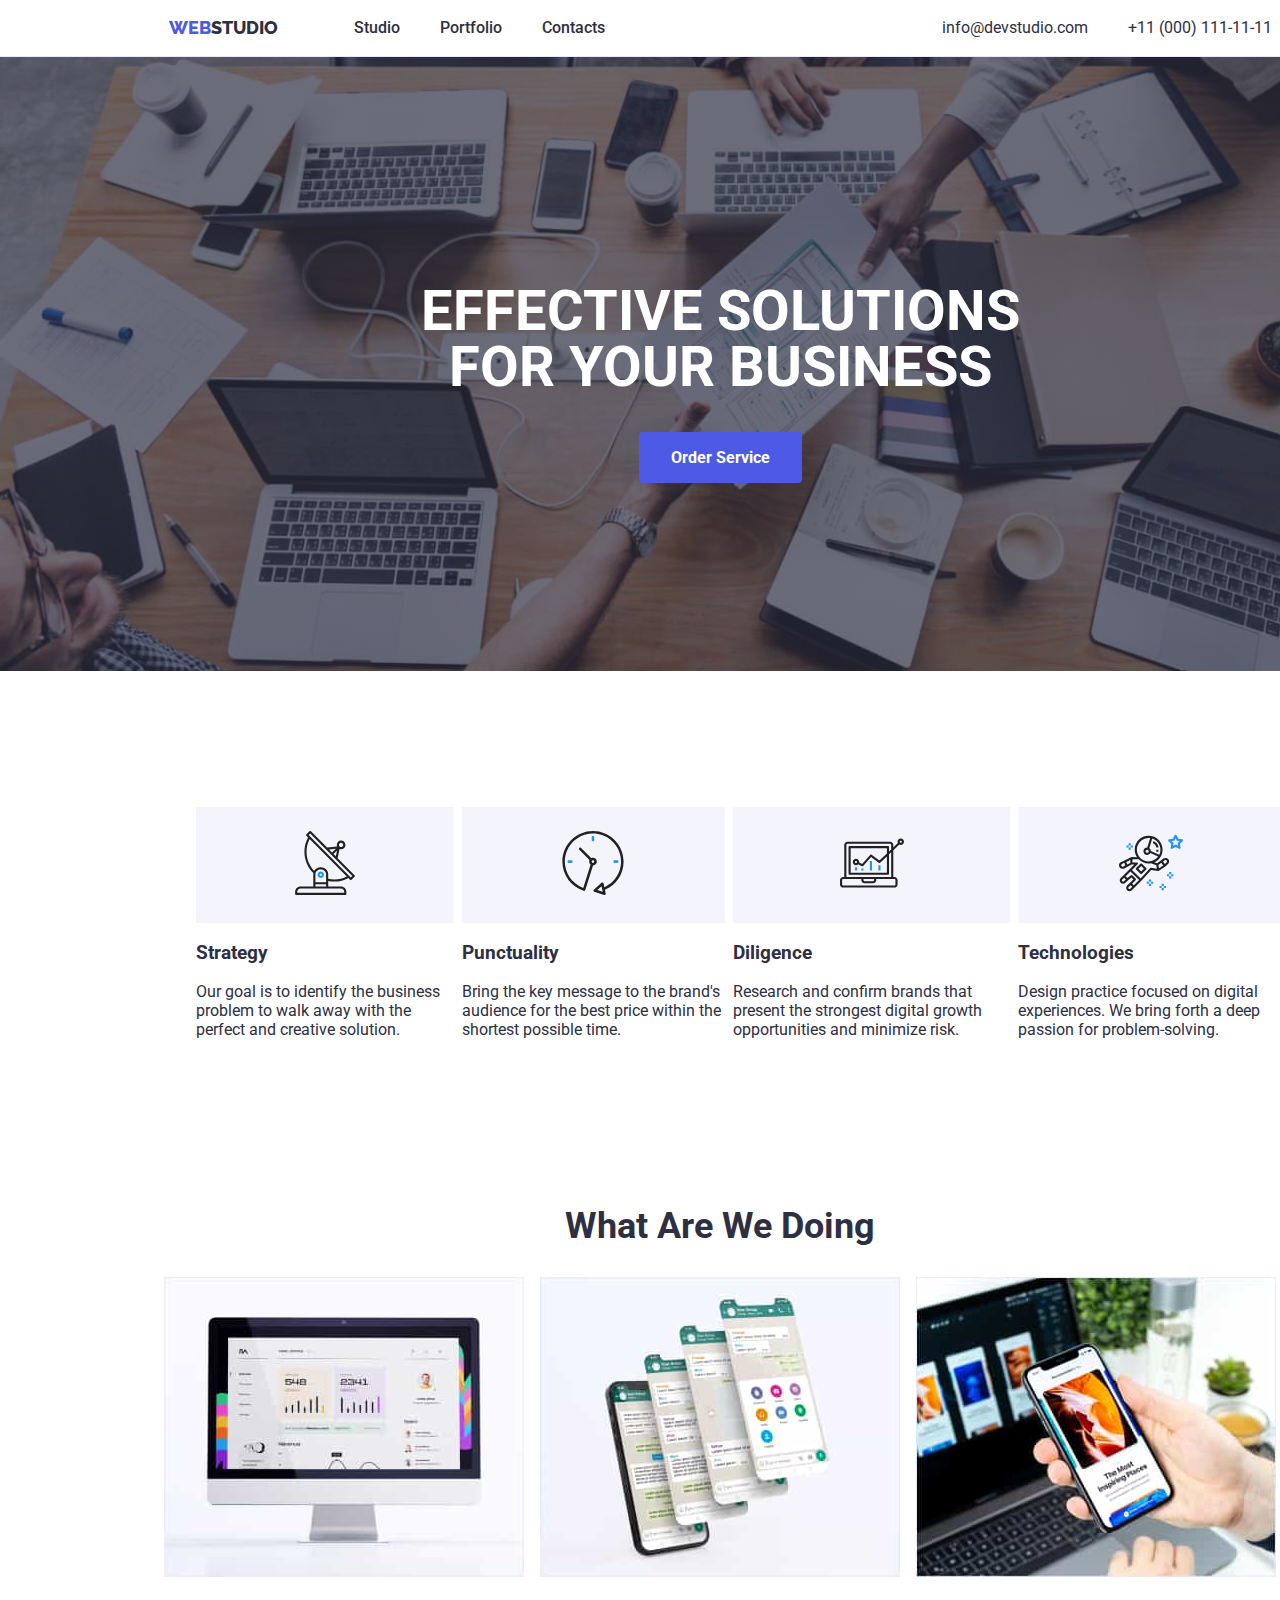
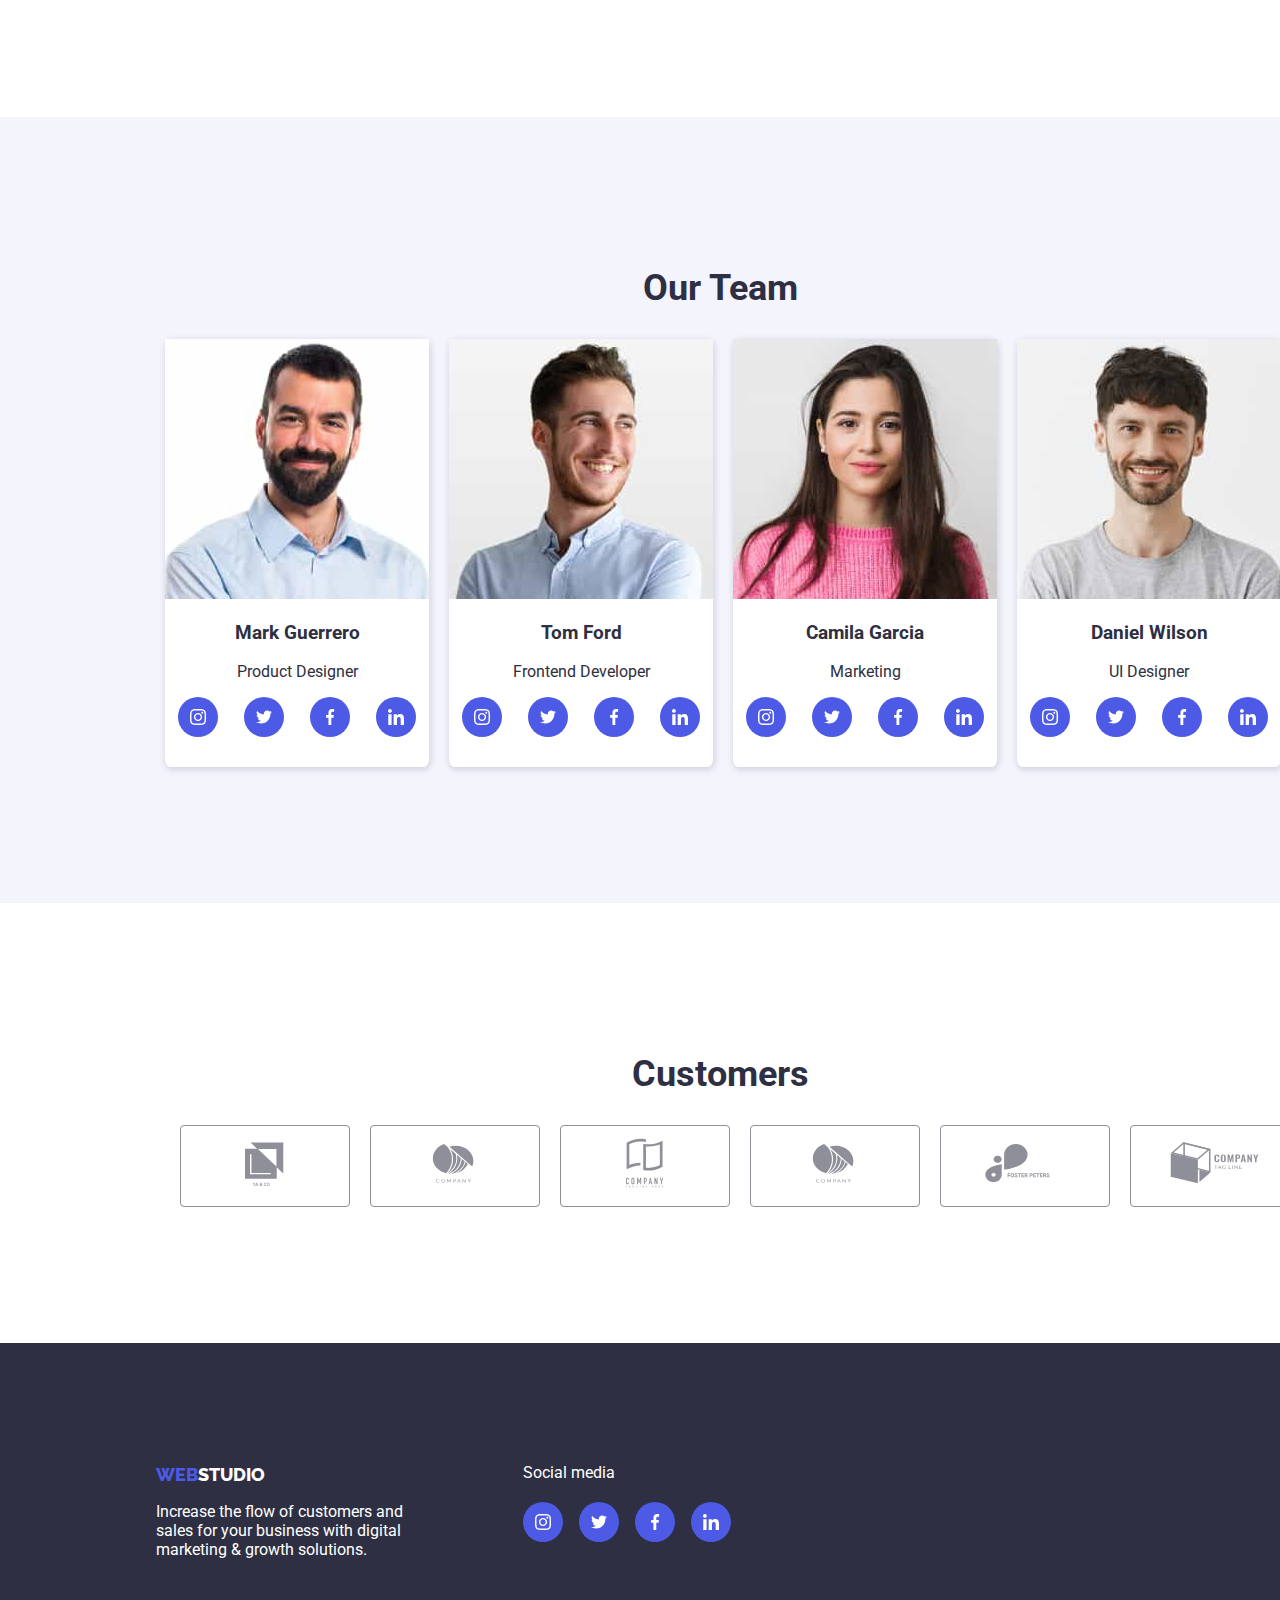
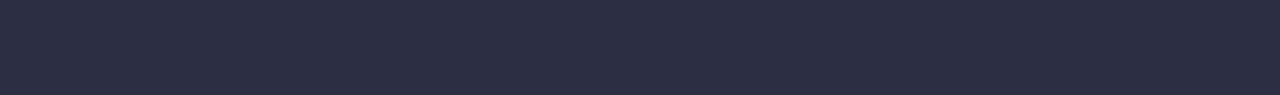
<file: index.html>
<!DOCTYPE html>
<html lang="en">
<head>
    <meta charset="UTF-8">
    <meta name="viewport" content="width=device-width, initial-scale=1.0">
    <title>homework #4</title>
  <!--fonts-->
    <link rel="preconnect" href="https://fonts.googleapis.com">
    <link rel="preconnect" href="https://fonts.gstatic.com" crossorigin>
    <link href="https://fonts.googleapis.com/css2?family=Roboto:wght@400;500;700;900&display=swap" rel="stylesheet">
    
    <link rel="preconnect" href="https://fonts.googleapis.com">
    <link rel="preconnect" href="https://fonts.gstatic.com" crossorigin>
    <link href="https://fonts.googleapis.com/css2?family=Raleway:wght@800&display=swap" rel="stylesheet">
  <!--css-->
<link rel="stylesheet" href="css/style.css" />

</head>

<body>
  <!--start of the header tag-->
  <header class="container header">

  <div class="main-header-container">
            <a class="logo links" href="index.html"><span>WEB</span>STUDIO</a>
        <nav>
            <ul class="menu-main menu">
              <li>
                <a class="menu1 links" href="https://www.figma.com/file/B1m2uk25m1eAgroESAuM2g/Web-Studio-(Version-3.0)?type=design&node-id=0-1&mode=design&t=raKnELDXutW6jLfi-0">Studio</a>
              </li>
              <li>
                <a class="menu2 links" href="portfolio.html">Portfolio</a>
              </li>
              <li>
                <a class="menu3 links" href="https://www.figma.com/file/B1m2uk25m1eAgroESAuM2g/Web-Studio-(Version-3.0)?type=design&node-id=0-1&mode=design&t=raKnELDXutW6jLfi-0">Contacts</a>
              </li>
          </ul>
        </nav>
    </div>
  
         <ul class="menu-contact menu">
              <li>
                <a class="contact1 links" href="https://kateryna-vyshnevetska.github.io/project-WebStudio/">info@devstudio.com</a>
              </li>
              <li>
                <a class="contact2 links" href="tel:+11(000)1111111">+11 (000) 111-11-11</a>
              </li>
          </ul>
 
    </header>
      <!--end of the header tag-->
        <!--start of main tag-->
    <main class="container main-section">
      <section class="section1">
      <h1 class="section1-header">Effective Solutions<br>
       for Your Business</h1>
       <button class="section1-button" type="button">Order Service</button>
       </section>
        <section class="section2 subsections">
          <div class="section-list margin">
          <ul class="section2-list">
             <li class="ethics">
              <div class="ethics-icon">
                  <svg width="64" height="64">
                    <use href="./images/icons.svg#antenna-1"></use>
                  </svg>
              </div>
              <h3>Strategy</h3>
                <p>Our goal is to identify the business problem to walk away with the perfect and creative solution.</p>
             </li>
             <li  class="ethics">
              <div class="ethics-icon">
                <svg width="64" height="64">
                  <use href="./images/icons.svg#clock-1"></use>
                </svg>
              </div>
              <h3>Punctuality</h3>
                <p>Bring the key message to the brand's audience for the best price within the shortest possible time.</p>
             </li>
             <li class="ethics">
              <div class="ethics-icon">
                <svg width="64" height="64">
                  <use href="./images/icons.svg#diagram-1"></use>
                </svg>
              </div>
              <h3>Diligence</h3>
                <p>Research and confirm brands that present the strongest digital growth opportunities and minimize risk.</p>
             </li>
                <li class="ethics">
                  <div class="ethics-icon">
                    <svg width="64" height="64">
                      <use href="./images/icons.svg#astronaut-1"></use>
                    </svg>
                  </div>
                  <h3>Technologies</h3>
                <p>Design practice focused on digital experiences. We bring forth a deep passion for problem-solving.</p>
             </li>
          </ul>
          </div>
          <div class="section2-pic margin">
             <h2 class="section2-list2 section-title">What are we doing</h2>
          <ul class="section2-img menu">
             <li>
               <img src="images/img 1.jpg" alt="Monitor" width="360" height="300">
             </li>
             <li>
               <img src="images/Rectangle 71.jpg" alt="Coversation Window" width="360" height="300">
             </li>
             <li>
               <img src="images/Rectangle 71 (1).jpg" alt="Mobile" width="360" height="300">
             </li>
          </ul>
          </div>
      </section>
      <section class="section3 subsections">
        <h2 class="section3-team section-title">Our Team</h2>
          <ul class="section3-teamlist margin">
             <li class="img1 staff">
               <img src="images/img.jpg" alt="Mark Guerrero" width="264" height="260">
                 <h3>Mark Guerrero</h3>
                 <p>Product Designer</p>
                 <div class="teamlist">
                  <a class="teamlist-icon">
                  <svg width="16" height="16">
                      <use href="./images/icons.svg#instagram-2"></use>
                    </svg>
                  </a>
                  <a class="teamlist-icon">
                    <svg width="16" height="16">
                      <use href="./images/icons.svg#twitter-1"></use>
                    </svg>
                  </a>
                  <a class="teamlist-icon">
                    <svg width="16" height="16">
                      <use href="./images/icons.svg#facebook-1"></use>
                    </svg>
                  </a>
                  <a class="teamlist-icon">
                    <svg width="16" height="16">
                      <use href="./images/icons.svg#linkedin-1"></use>
                    </svg>
                  </a>
                 </div>
             </li>
             <li class="img2 staff">
                <img src="images/img (1).jpg" alt="Tom Ford" width="264" height="260">
                 <h3>Tom Ford</h3>
                 <p>Frontend Developer</p>
                <div class="teamlist">
                  <a class="teamlist-icon">
                    <svg width="16" height="16">
                      <use href="./images/icons.svg#instagram-2"></use>
                    </svg>
                  </a>
                  <a class="teamlist-icon">
                    <svg width="16" height="16">
                      <use href="./images/icons.svg#twitter-1"></use>
                    </svg>
                  </a>
                  <a class="teamlist-icon">
                    <svg width="16" height="16">
                      <use href="./images/icons.svg#facebook-1"></use>
                    </svg>
                  </a>
                  <a class="teamlist-icon">
                    <svg width="16" height="16">
                      <use href="./images/icons.svg#linkedin-1"></use>
                    </svg>
                  </a>
                </div>
             </li>
             <li class="img3 staff">
                <img src="images/img (2).jpg" alt="Camila Garcia" width="264" height="260">
                 <h3>Camila Garcia</h3>
                 <p>Marketing</p>
                <div class="teamlist">
                  <a class="teamlist-icon">
                    <svg width="16" height="16">
                      <use href="./images/icons.svg#instagram-2"></use>
                    </svg>
                  </a>
                  <a class="teamlist-icon">
                    <svg width="16" height="16">
                      <use href="./images/icons.svg#twitter-1"></use>
                    </svg>
                  </a>
                  <a class="teamlist-icon">
                    <svg width="16" height="16">
                      <use href="./images/icons.svg#facebook-1"></use>
                    </svg>
                  </a>
                  <a class="teamlist-icon">
                    <svg width="16" height="16">
                      <use href="./images/icons.svg#linkedin-1"></use>
                    </svg>
                  </a>
                </div>
             </li>
             <li class="img4 staff">
                <img src="images/img (3).jpg" alt="Daniel Wilson" width="264" height="260">
                 <h3>Daniel Wilson</h3>
                 <p>UI Designer</p>
                <div class="teamlist">
                  <a class="teamlist-icon">
                    <svg width="16" height="16">
                      <use href="./images/icons.svg#instagram-2"></use>
                    </svg>
                  </a>
                  <a class="teamlist-icon">
                    <svg width="16" height="16">
                      <use href="./images/icons.svg#twitter-1"></use>
                    </svg>
                  </a>
                  <a class="teamlist-icon">
                    <svg width="16" height="16">
                      <use href="./images/icons.svg#facebook-1"></use>
                    </svg>
                  </a>
                  <a class="teamlist-icon">
                    <svg width="16" height="16">
                      <use href="./images/icons.svg#linkedin-1"></use>
                    </svg>
                  </a>
                </div>
             </li>  
            </ul>
       </section>

       <section class="customers subsections">
          <h2 class="section4-team section-title">Customers</h2>
          <ul class="customer-links">
            <li class="customer-links-icon">
              <a href="#">
                <svg height="56" width="104">
                  <use href="./images/icons.svg#Logo-6"></use>
                </svg>
              </a>
            </li>
            <li class="customer-links-icon">
              <a href="#">
                <svg height="56" width="104">
                  <use href="./images/icons.svg#Logo-5"></use>
                </svg>
              </a>
            </li>
            <li class="customer-links-icon">
              <a href="#">
                <svg height="56" width="104">
                  <use href="./images/icons.svg#Logo-4"></use>
                </svg>
              </a>
            </li>
            <li class="customer-links-icon">
              <a href="#">
                <svg height="56" width="104">
                  <use href="./images/icons.svg#Logo-3"></use>
                </svg>
              </a>
            </li>
            <li class="customer-links-icon">
              <a href="#">
                <svg height="56" width="104">
                  <use href="./images/icons.svg#Logo-2"></use>
                </svg>
              </a>
            </li>
            <li class="customer-links-icon">
              <a href="#">
                <svg height="56" width="104">
                  <use href="./images/icons.svg#Logo-1"></use>
                </svg>
              </a>
            </li>
          </ul>
       </section>
</main>
<!--end of main tag-->

<!--start of footer tag-->
<footer class="container footer">
  <section class="footer-section">
  <div class="foot margin">
       <a class="footer-logo links" href="http://github.com/webstudio-is"><span>WEB</span>STUDIO</a>
       <p class="footer-details">Increase the flow of customers and <br> sales for your business with digital<br>marketing & growth solutions.
       </p>
  </div>
  <div class="footer-icon">
     <a class="footer-details">Social media</a>
     <div class="footer-icons">
      <a class="footerlist-icon">
        <svg width="16" height="16">
          <use href="./images/icons.svg#instagram-2"></use>
        </svg>
      </a>
      <a class="footerlist-icon">
        <svg width="16" height="16">
          <use href="./images/icons.svg#twitter-1"></use>
        </svg>
      </a>
      <a class="footerlist-icon">
        <svg width="16" height="16">
          <use href="./images/icons.svg#facebook-1"></use>
        </svg>
      </a>
      <a class="footerlist-icon">
        <svg width="16" height="16">
          <use href="./images/icons.svg#linkedin-1"></use>
        </svg>
      </a>
      </div>
  </div>
  </section>
 </footer>
<!--end of footer tag-->

</body>



</html>
</file>
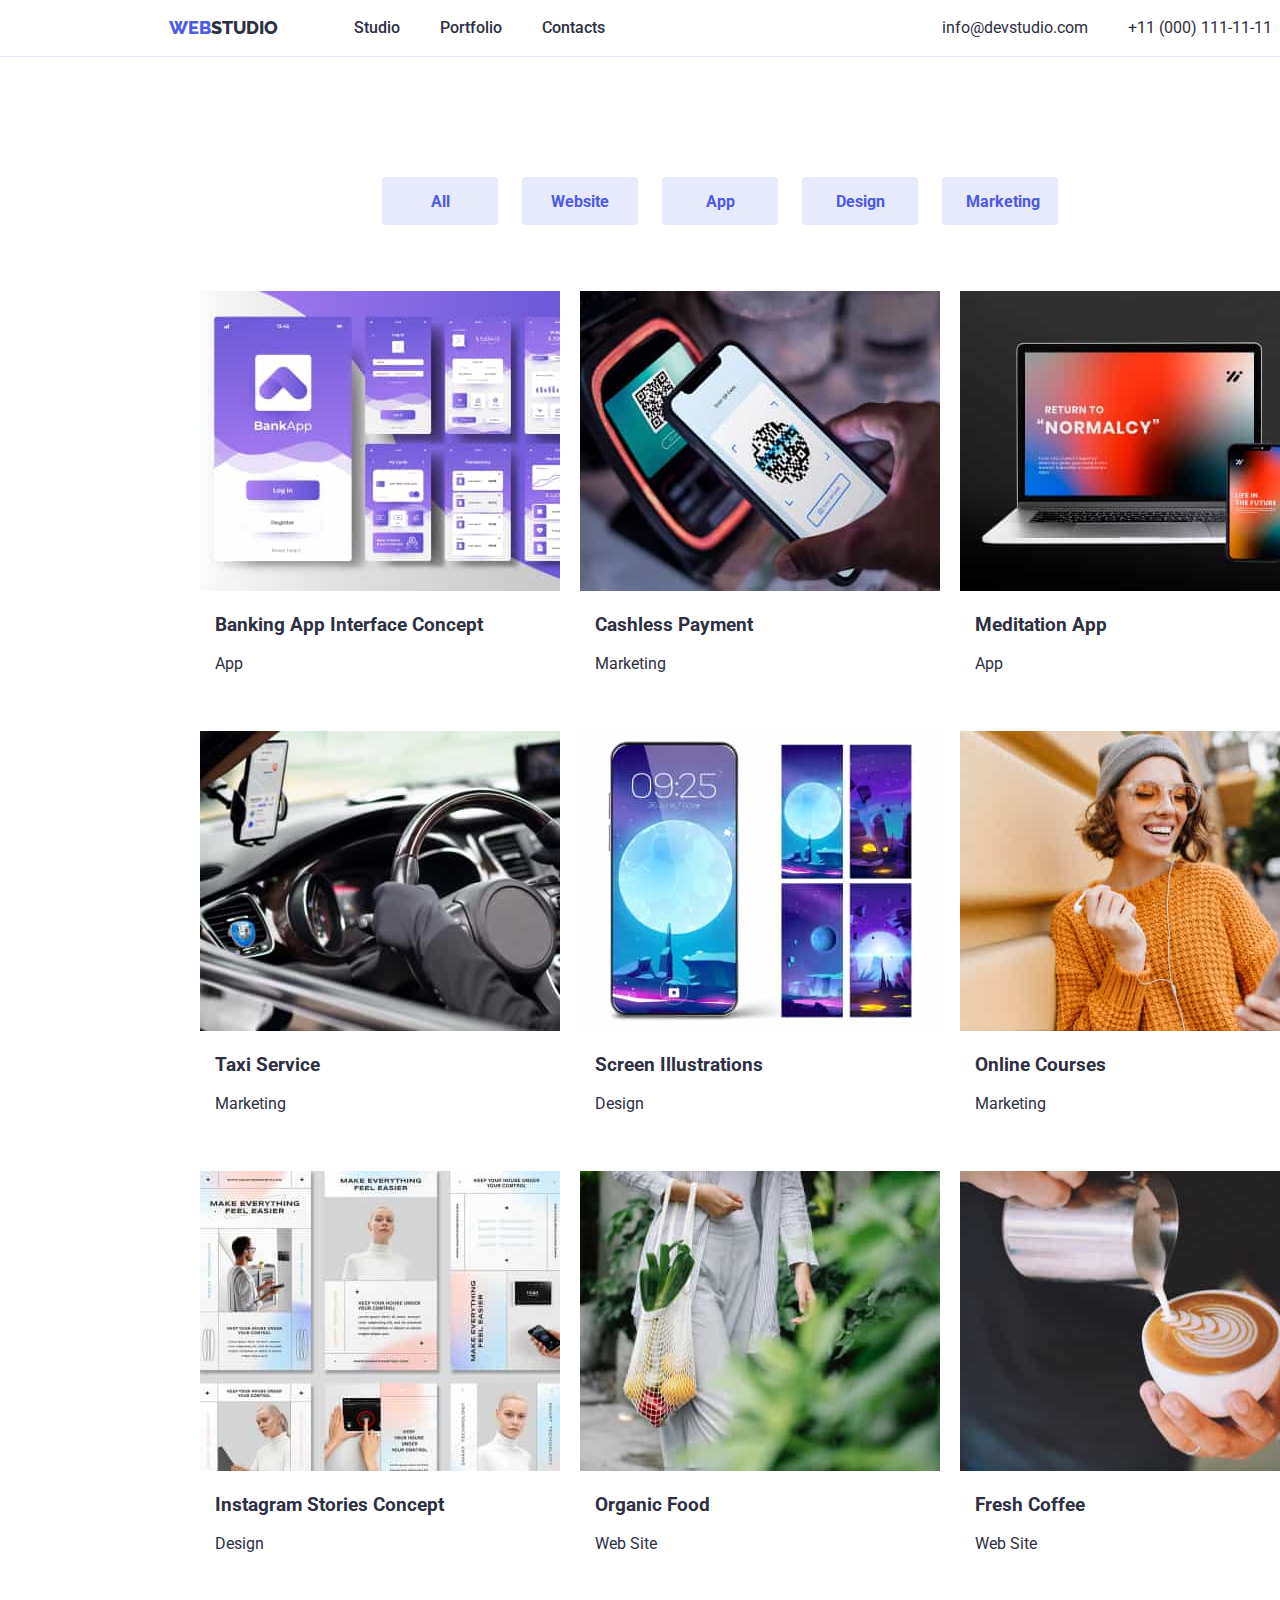
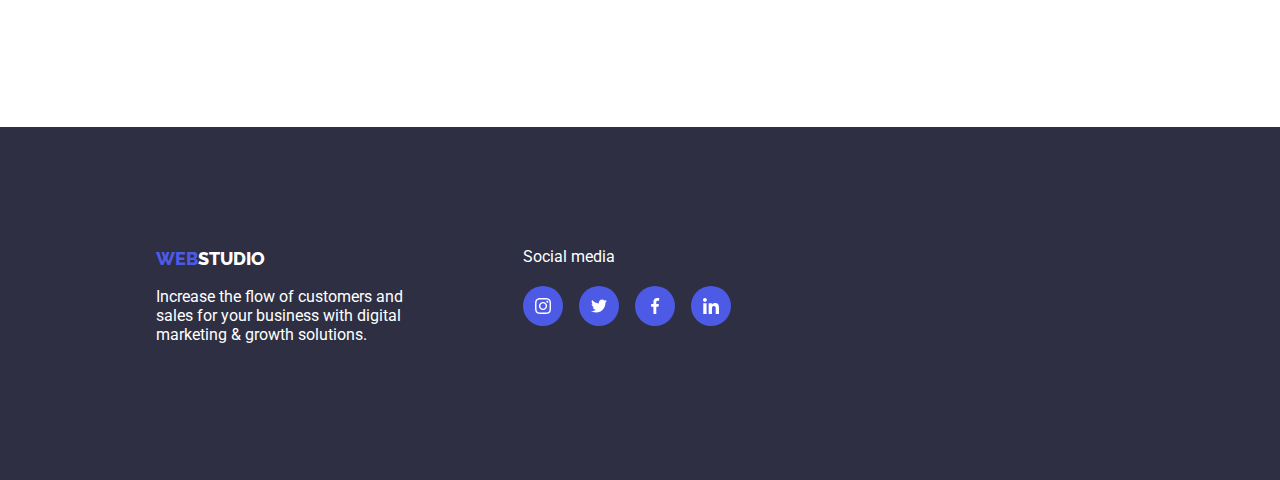
<file: portfolio.html>
<!DOCTYPE html>
<html lang="en">

<head>
    <meta charset="UTF-8">
    <meta name="viewport" content="width=device-width, initial-scale=1.0">
    <title>homework #4</title>
    <!--fonts-->
    <link rel="preconnect" href="https://fonts.googleapis.com">
    <link rel="preconnect" href="https://fonts.gstatic.com" crossorigin>
    <link href="https://fonts.googleapis.com/css2?family=Roboto:wght@400;500;700;900&display=swap" rel="stylesheet">

    <link rel="preconnect" href="https://fonts.googleapis.com">
    <link rel="preconnect" href="https://fonts.gstatic.com" crossorigin>
    <link href="https://fonts.googleapis.com/css2?family=Raleway:wght@800&display=swap" rel="stylesheet">
    <!--css-->
    <link rel="stylesheet" href="css/style.css" />

</head>

<body>
    <!--start of the header tag-->
    <header class="container header">

        <div class="main-header-container">
            <a class="logo links" href="index.html"><span>WEB</span>STUDIO</a>
            <nav>
                <ul class="menu-main menu">
                    <li>
                        <a class="menu1 links"
                            href="https://www.figma.com/file/B1m2uk25m1eAgroESAuM2g/Web-Studio-(Version-3.0)?type=design&node-id=0-1&mode=design&t=raKnELDXutW6jLfi-0">Studio</a>
                    </li>
                    <li>
                        <a class="menu2 links" href="portfolio.html">Portfolio</a>
                    </li>
                    <li>
                        <a class="menu3 links"
                            href="https://www.figma.com/file/B1m2uk25m1eAgroESAuM2g/Web-Studio-(Version-3.0)?type=design&node-id=0-1&mode=design&t=raKnELDXutW6jLfi-0">Contacts</a>
                    </li>
                </ul>
            </nav>
        </div>

        <ul class="menu-contact menu">
            <li>
                <a class="contact1 links"
                    href="https://kateryna-vyshnevetska.github.io/project-WebStudio/">info@devstudio.com</a>
            </li>
            <li>
                <a class="contact2 links" href="tel:+11(000)1111111">+11 (000) 111-11-11</a>
            </li>
        </ul>

    </header>
<!--end of the header tag-->
    <main>
        <section class="portmain container">
            <div class="portbutton">
                <button type="button" class="click">All</button>
                <button type="button" class="click">Website</button>
                <button type="button" class="click">App</button>
                <button type="button" class="click">Design</button>
                <button type="button" class="click">Marketing</button>
            </div>
            <div class="container">
                <ul class="customer-links">
                    <li class="project-portfolio">
                        <img src="./images/img (4).jpg" alt="appinterface" class="portimg">
                        <div class="project-caption">
                            <h3>Banking App Interface Concept</h3>
                            <p>App</p>
                        </div>
                    </li>
                    <li class="project-portfolio">
                        <img src="./images/img (5).jpg" alt="qrcode" class="portimg">
                        <div class="project-caption">
                            <h3>Cashless Payment</h3>
                            <p>Marketing</p>
                        </div>
                    </li>
                    <li class="project-portfolio">
                        <img src="./images/img (6).jpg" alt="laptopandmobile" class="portimg">
                        <div class="project-caption">
                            <h3>Meditation App</h3>
                            <p>App</p>
                        </div>
                    </li>
                    <li class="project-portfolio">
                        <img src="./images/img (7).jpg" alt="steeringwheel" class="portimg">
                        <div class="project-caption">
                            <h3>Taxi Service</h3>
                            <p>Marketing</p>
                        </div>
                    </li>
                    <li class="project-portfolio">
                        <img src="./images/img (8).jpg" alt="mobilewallpaper" class="portimg">
                        <div class="project-caption">
                            <h3>Screen Illustrations</h3>
                            <p>Design</p>
                        </div>
                    </li>
                    <li class="project-portfolio">
                        <img src="./images/img (9).jpg" alt="orangegirl" class="portimg">
                        <div class="project-caption">
                            <h3>Online Courses</h3>
                            <p>Marketing</p>
                        </div>
                    </li>
                    <li class="project-portfolio">
                        <img src="./images/img (10).jpg" alt="igstories" class="portimg">
                        <div class="project-caption">
                            <h3>Instagram Stories Concept</h3>
                            <p>Design</p>
                        </div>
                    </li>
                    <li class="project-portfolio">
                        <img src="./images/img (11).jpg" alt="groceries" class="portimg">
                        <div class="project-caption">
                            <h3>Organic Food</h3>
                            <p>Web Site</p>
                        </div>
                    </li>
                    <li class="project-portfolio">
                        <img src="./images/img (12).jpg" alt="coffee" class="portimg">
                        <div class="project-caption">
                            <h3>Fresh Coffee</h3>
                            <p>Web Site</p>
                        </div>
                    </li>
                </ul>

            </div>

        </section>

    </main>

    <!--start of footer tag-->
    <footer class="container footer">
        <section class="footer-section">
            <div class="foot margin">
                <a class="footer-logo links" href="http://github.com/webstudio-is"><span>WEB</span>STUDIO</a>
                <p class="footer-details">Increase the flow of customers and <br> sales for your business with
                    digital<br>marketing & growth solutions.
                </p>
            </div>
            <div class="footer-icon">
                <a class="footer-details">Social media</a>
                <div class="footer-icons">
                    <a class="footerlist-icon">
                        <svg width="16" height="16">
                            <use href="./images/icons.svg#instagram-2"></use>
                        </svg>
                    </a>
                    <a class="footerlist-icon">
                        <svg width="16" height="16">
                            <use href="./images/icons.svg#twitter-1"></use>
                        </svg>
                    </a>
                    <a class="footerlist-icon">
                        <svg width="16" height="16">
                            <use href="./images/icons.svg#facebook-1"></use>
                        </svg>
                    </a>
                    <a class="footerlist-icon">
                        <svg width="16" height="16">
                            <use href="./images/icons.svg#linkedin-1"></use>
                        </svg>
                    </a>
                </div>
            </div>
        </section>
    </footer>
    <!--end of footer tag-->
    
    </body>
    
    
    
    </html>
</file>
<file: css/style.css>
:root {
    --IRIS: #4D5AE5;
    --NAVY-BLUE: #2E2F42;
    --WHITE: #FFFFFF;
    --CLOUD: #F4F4FD;
    --CORNFLOWER: #E7E9FC;
    --OCEAN: #404BBF;
  }
/*General Styles*/
body {
    font-family: "Roboto", sans-serif;
    color: var(--NAVY-BLUE);
    margin: 0 auto;
    max-width: 1440px;
      }
.section-title {
    text-align: center;
    font-family: "Roboto", sans-serif;
    font-weight: 700;
    font-size: 36px;
    text-transform: capitalize;
    }
.container {
    width: 1440px;
}
.margin {
    margin-left: 156px;
}
.header, .menu, ul.section2-list {
    justify-content: space-around; 
}
/*end of general*/
/*header section*/
.header {
    border-bottom: 1px solid var(--CORNFLOWER);
    display: flex;
    align-items: center;
}
.main-header-container {
    display: flex;
    align-items: center; 
}
.menu {
    list-style: none;
    padding: 0%;
    display: flex;
    align-items: center;
}
.links { 
    text-decoration: none;
    color: inherit;
}
.links:hover, .links:focus {
    color: var(--IRIS);
}
 /*logo section*/
.logo {
    color: var(--NAVY-BLUE);
    font-family: "Raleway", sans-serif;
    font-weight: 800;
    font-size: 18px;
    line-height: 1.3125em;
    letter-spacing: 3%;
    margin-right: 76px;
}
.logo span {
    color: var(--IRIS);
}
.logo:hover, .logo:focus {
    color: var(--IRIS);
}
.logo span:hover, .logo span:focus{
    color:var(--NAVY-BLUE);
}
/*end of logo section*/
.menu-main {
    font-family: inherit;
    font-weight: 500;
    font-size: 16px;
    line-height: 1.5em;
    letter-spacing: 2%;
    gap: 40px;
}
.menu-contact {
    font-family: inherit;
    font-weight: 400;
    font-size: 16px;
    line-height: 1.5em;
    letter-spacing: 2%;
    gap: 40px;
}
/*end of header section*/
/*main section*/
.section-list, .section2-pic {
    width: 1128px;
 }
 main.main-section .section1 {
   background: linear-gradient(rgba(46, 47, 66, 0.7), rgba(46, 47, 66, 0.7)), 
   url("../images/people-office\ header.jpg");
   background-size: cover;
   background-repeat: no-repeat;
   color: var(--WHITE);
     }
.section1 {
    padding-top: 188px;
    padding-bottom: 188px;
    text-align: center;
}
.section1-header {
    font-weight: 700;
    font-size: 56px;
    line-height: 1em;
    letter-spacing: 2%;
    text-align: center;
    text-transform: uppercase;
}
.section1-button {
  background-color: var(--IRIS);
  font-family: inherit;
  font-weight: 700;
  cursor: pointer;
  color: var(--WHITE);
  font-size: 16px;
  border: none;
  border-radius: 4px;
  padding: 16px 32px;
}
ul.section2-list {
    list-style: none;
    display: flex;
    gap: 8px;
    align-items: center
}
.section1-button:hover, .section1-button:focus {
      background-color: var(--WHITE);
      color: var(--IRIS);
       }
.section2-list2 {
    padding-top: 120px;
}
.section3 {
    background-color: var(--CLOUD);
}
ul.section3-teamlist{
    list-style: none;
    display: flex;
    gap: 20px;
    align-items: center;
    margin-left: 125px;
 }
li.staff {
    box-shadow: 1px 2px 6px 1px #2E2F4229;
    background-color: var(--WHITE);
    text-align: center;
    width: 264px;
    height: 428px;
    border-radius: 2%;
 }
.subsections {
    padding-top: 120px;
    padding-bottom: 120px;
}
 /*end of main section*/
 /*footer section*/
.footer-logo {
    color: var(--WHITE);
        font-family: "Raleway", sans-serif;
        font-weight: 800;
        font-size: 18px;
        line-height: 1.3125em;
        letter-spacing: 3%;
 }
.footer-logo span {
    color: var(--IRIS);
}
.footer-logo:hover, .footer-logo:focus {
    color:var(--IRIS) ;
}
.footer-logo span:hover, .footer-logo span:focus {
    color: var(--WHITE);
}
.footer {
    display: flex;
    background-color: var(--NAVY-BLUE);
    padding-top: 120px;
    padding-bottom: 120px;
    }
.footer-details {
    color: var(--WHITE);
}

.footer-section {
    display: flex;
    gap: 120px;
}
/*end of footer section*/

/*icon styling*/
.ethics-icon {
    padding: 24px 0;
    text-align: center;
    background-color: var(--CLOUD);
    }
.teamlist {
    display: flex;
    justify-content: space-around;
  }
.teamlist-icon {
    background-color: var(--IRIS);
    fill: var(--WHITE);
    height: 40px;
    width: 40px;
    border-radius: 50%;
    display: flex;
    align-items: center;
    justify-content: center;
}
.teamlist-icon:hover, .teamlist-icon:focus {
    background-color: var(--IRIS);
        color: var(--CORNFLOWER);
}
.customer-links {
    list-style: none;
    display: flex;
    justify-content:center;
    gap: 20px;
}
.customer-links-icon{ 
    border: 1px solid #8e8f99;
    padding: 10px 32px;
    border-radius: 4px;
}
.customer-links-icon svg {
    fill: #8e8f99;
}
.customer-links-icon:hover,
.customer-links-icon:focus {
    border-color: var(--IRIS);
}
.customer-links-icon svg:hover,
.customer-links-icon svg:focus {
    fill: var(--IRIS);
}
.footer-icons {
    display: flex;
    gap: 16px;
    padding-top: 20px;
}
.footerlist-icon  {
        background-color: var(--IRIS);
        fill: var(--WHITE);
        height: 40px;
        width: 40px;
        border-radius: 50%;
        display: flex;
        align-items: center;
        justify-content: center;
}
.footerlist-icon:hover, .footerlist-icon:focus {
    background-color: var(--WHITE);
    fill: var(--IRIS);
}

/*end of icon styling*/
/*portfolio*/
.portbutton {
    display: flex;
    justify-content:center;
    gap: 24px;
    padding-top: 120px;
    padding-bottom: 50px;
  }
.click {
    background-color: var(--CORNFLOWER);
        color: var(--IRIS);
        font-family: inherit;
        font-weight: 700;
        cursor: pointer;
        width: 116px;
        height: 48px;
        font-size: 16px;
        border: 1px;
        border-radius: 4px;
        padding: 12px 24px;
  }
  .click:hover, .click:focus {
    background-color: var(--IRIS);
    color: var(--CORNFLOWER);
  }
.portmain ul {
    width:100%;
    flex-wrap: wrap;
    padding-bottom: 120px;
   
}
.portmain li {
    width: 25%;
 }
 .project-portfolio {
    border-radius: 1%;
    height: 420px;
    
 }
.project-portfolio:hover, .project-portfolio:focus {
box-shadow: 1px 2px 6px 1px #2E2F4229;
background-color: var(--WHITE);

} 

.project-caption {
    margin-left: 15px;
}
</file>
